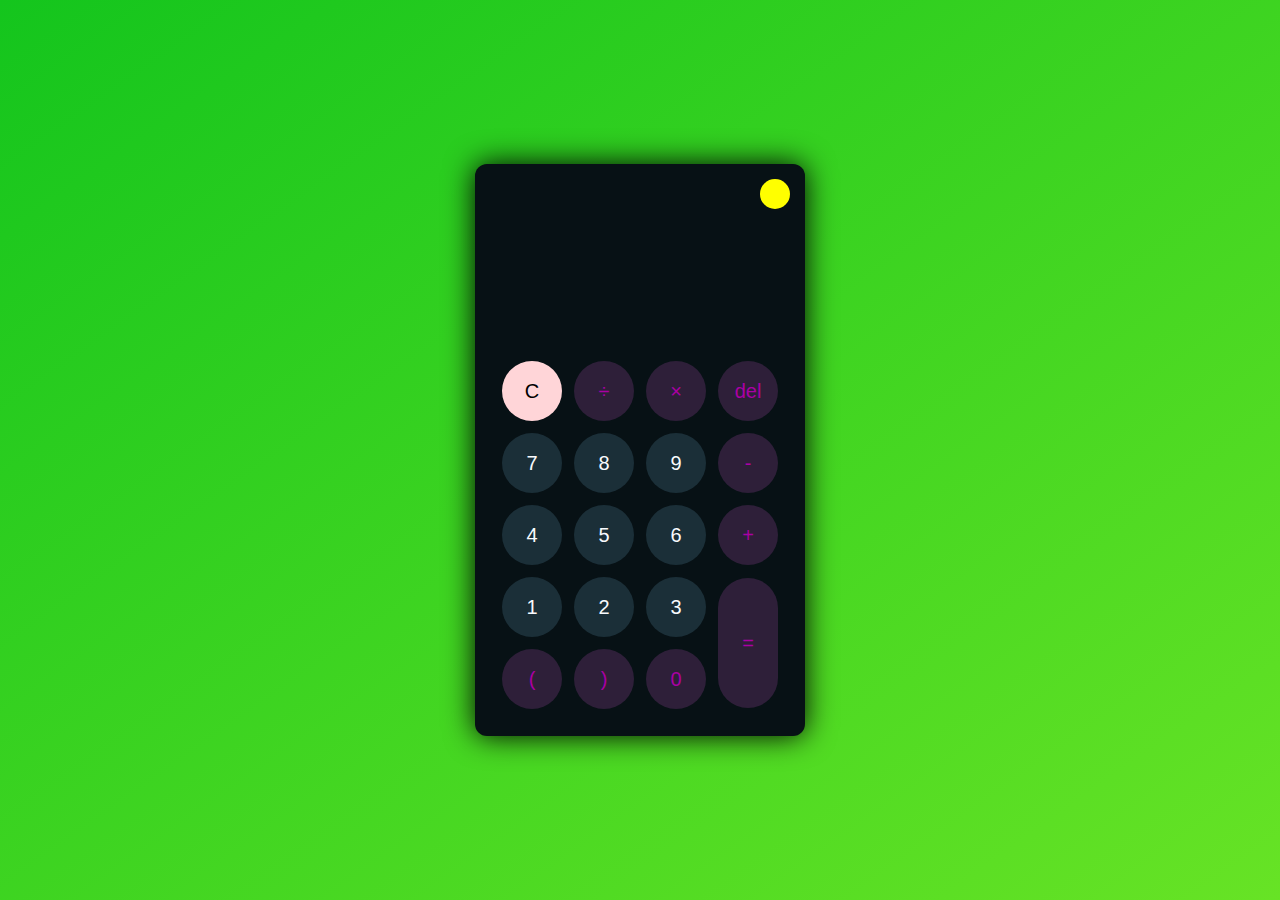
<file: Calculator/index.html>
<!DOCTYPE html>
<html lang="en">
<head>
    <meta charset="UTF-8">
    <meta http-equiv="X-UA-Compatible" content="IE=edge">
    <meta name="viewport" content="width=device-width, initial-scale=1.0">
    <link rel="stylesheet" href="style.css">
    <title>Calculater</title>
</head>
<body>
    <div class="container">
        <div class="calculator dark">
            <div class="theme-toggler active">
                <i class="toggler-icon"></i>
            </div>
            <div class="display-screen">
                <div id="display"></div>
            </div>
            <div class="buttons">
                <table>
                    <tr>
                        <td>
                            <button class="btn-operator" id="clear">C</button>
                        </td>
                        <td>
                            <button class="btn-operator" id="/">&divide;</button>
                        </td>
                        <td>
                            <button class="btn-operator" id="*">&times;</button>
                        </td>
                        <td><button class="btn-operator" id="backspace">del</button></td>
                    </tr>
                    <tr>
                        <td>
                            <button class="btn-number" id="7">7</button>
                        </td>
                        <td>
                            <button class="btn-number" id="8">8</button>
                        </td>
                        <td>
                            <button class="btn-number" id="9">9</button>
                        </td>
                        <td>
                            <button class="btn-operator" id="-">-</button>
                        </td>
                    </tr>
                    <tr>
                        <td>
                            <button class="btn-number" id="4">4</button>
                        </td>
                        <td>
                            <button class="btn-number" id="5">5</button>
                        </td>
                        <td>
                            <button class="btn-number" id="6">6</button>
                        </td>
                        <td>
                            <button class="btn-operator" id="+">+</button>
                        </td>
                    </tr>
                    <tr>
                        <td>
                            <button class="btn-number" id="1">1</button>
                        </td>
                        <td>
                            <button class="btn-number" id="2">2</button>
                        </td>
                        <td>
                            <button class="btn-number" id="3">3</button>
                        </td>
                        <td rowspan="2">
                            <button class="btn-operator" id="equal">=</button>
                        </td>
                    </tr>
                    <tr>
                        <td>
                            <button class="btn-operator" id="(">(</button>   
                        </td>
                        <td>
                            <button class="btn-operator" id=")">)</button>   
                        </td>
                        <td>
                            <button class="btn-operator" id="0">0</button>   
                        </td>
                    </tr>
                </table>
            </div>
        </div>
    </div>
    <script src="script.js"></script>
</body>
</html>
</file>
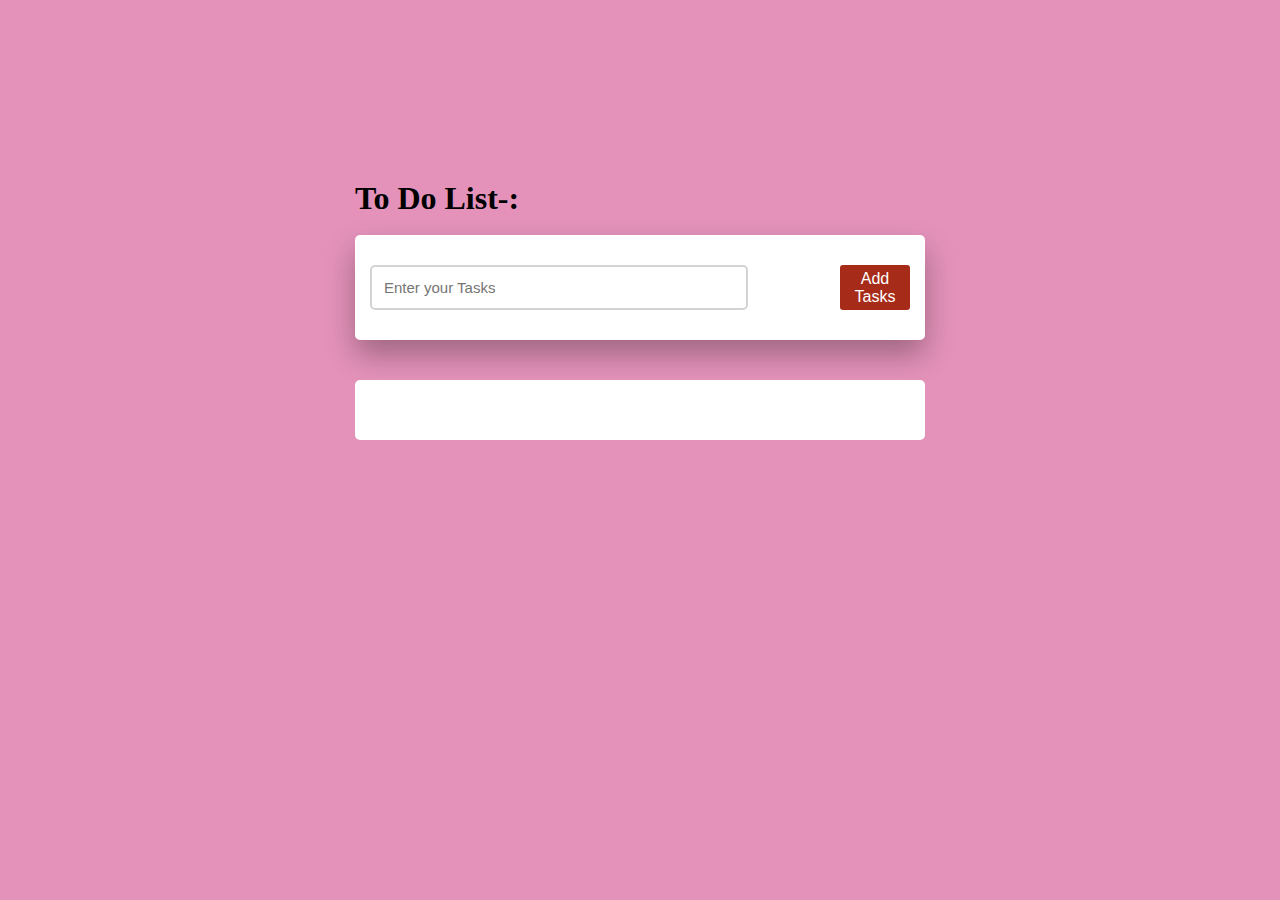
<file: To Do List/index.html>
<!DOCTYPE html>
<html lang="en">
<head>
    <meta charset="UTF-8">
    <meta http-equiv="X-UA-Compatible" content="IE=edge">
    <meta name="viewport" content="width=device-width, initial-scale=1.0">
    <link rel="stylesheet" href="style.css">
    <title>To do List</title>
</head>
<body>
    <div id="text">
        <h1>To Do List-:</h1><br>
    </div>
    <div class="container">
        <div id="newtask">
            <input type="text" placeholder="Enter your Tasks">
            <button id="push">Add Tasks</button>
        </div>
        <div id="tasks"></div>
    </div>

    <script>
        
        document.querySelector('#push').onclick = function()
            {
             if(document.querySelector('#newtask input').value.length == 0){
                alert("please Enter a task")
            }
            else
            {  
            document.querySelector('#tasks').innerHTML += `<div class="task"><span id="taskname">${document.querySelector('#newtask input').value}</span>
            <button class="delete">X</button>
            </div>
            `;

                var current_tasks = document. querySelectorAll('.delete');

        for (var i = 0; i < current_tasks.length; i++) 
        {
         current_tasks[i].onclick = function ()
         { 
             this.parentNode.remove();
         }
        }

        var tasks = document. querySelectorAll('#taskname');

        for (var i = 0; i < tasks.length; i++) 
        {
         tasks[i].onclick = function ()
         { 
             this.classList.toggle('completed');
         }
        } 
        
        document.querySelector('#newtask input').value = "";
            }
            }
</script>

</body>
</html>
</file>
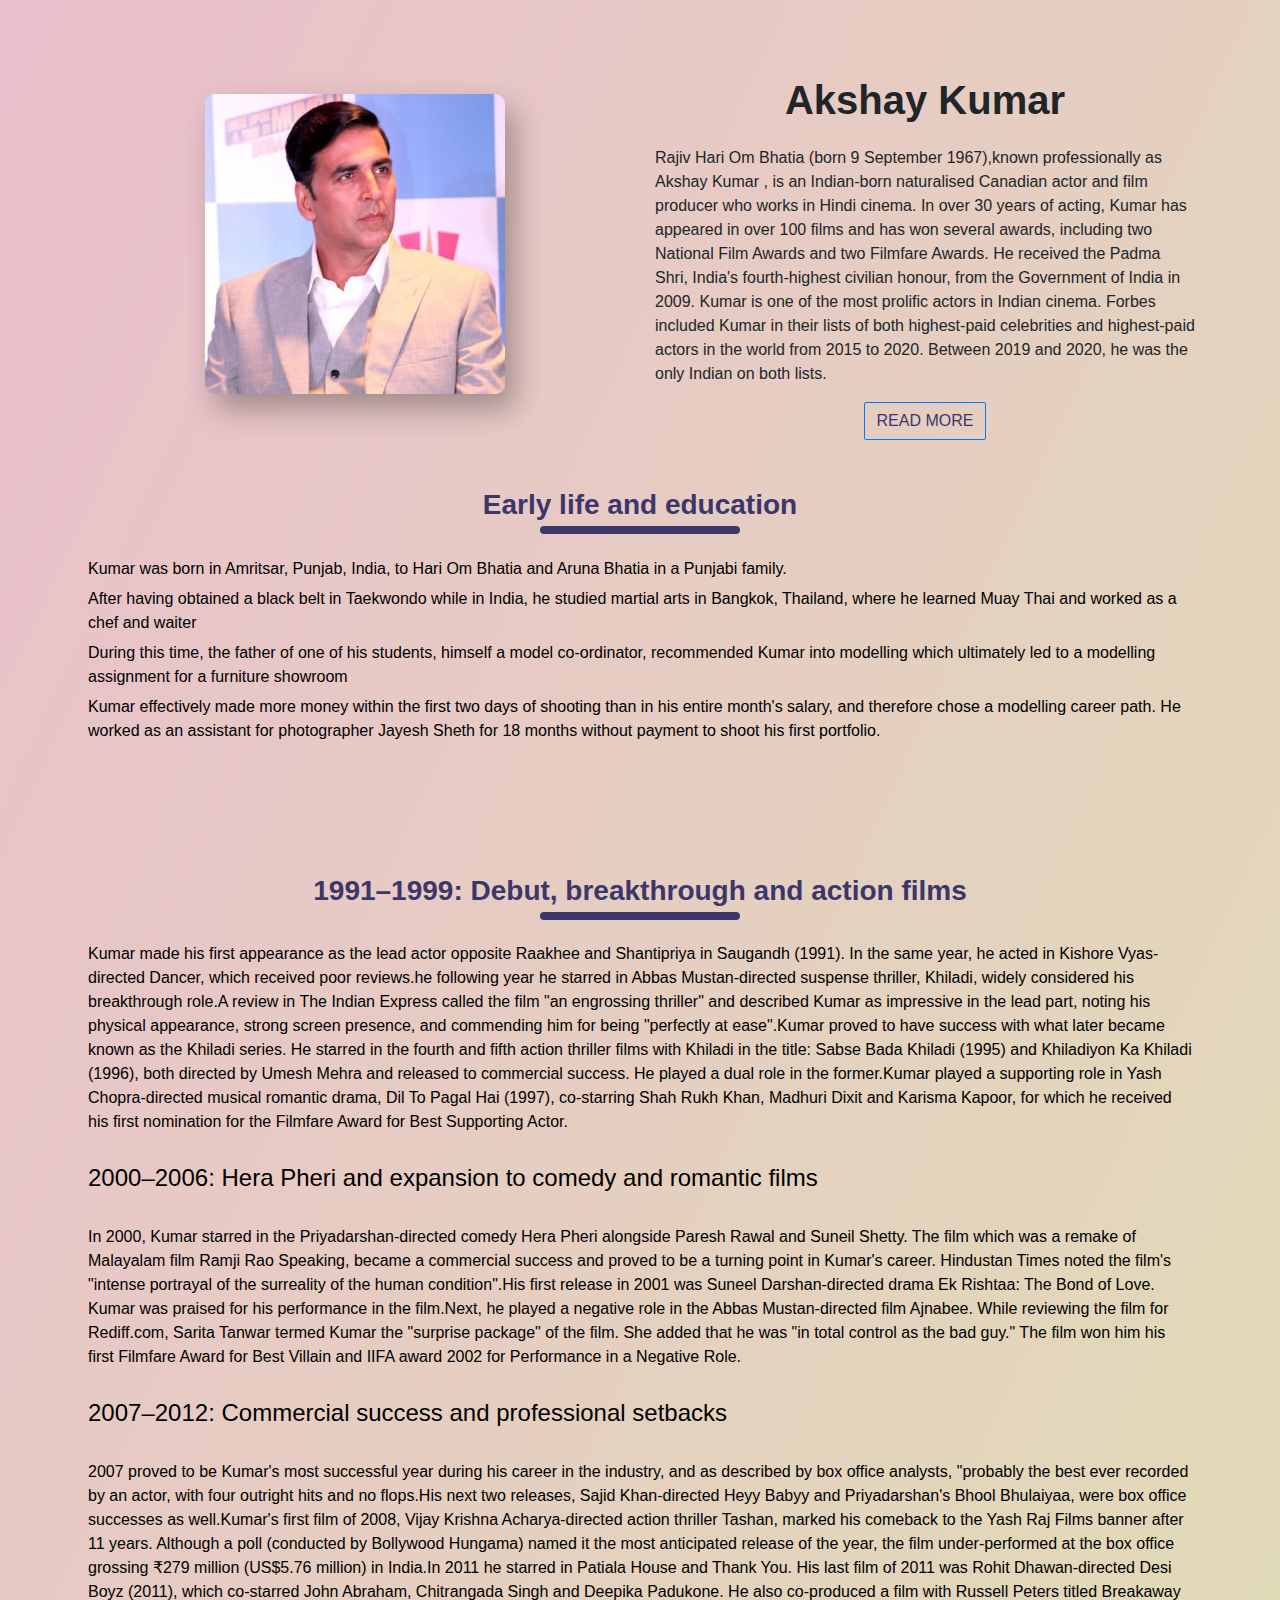
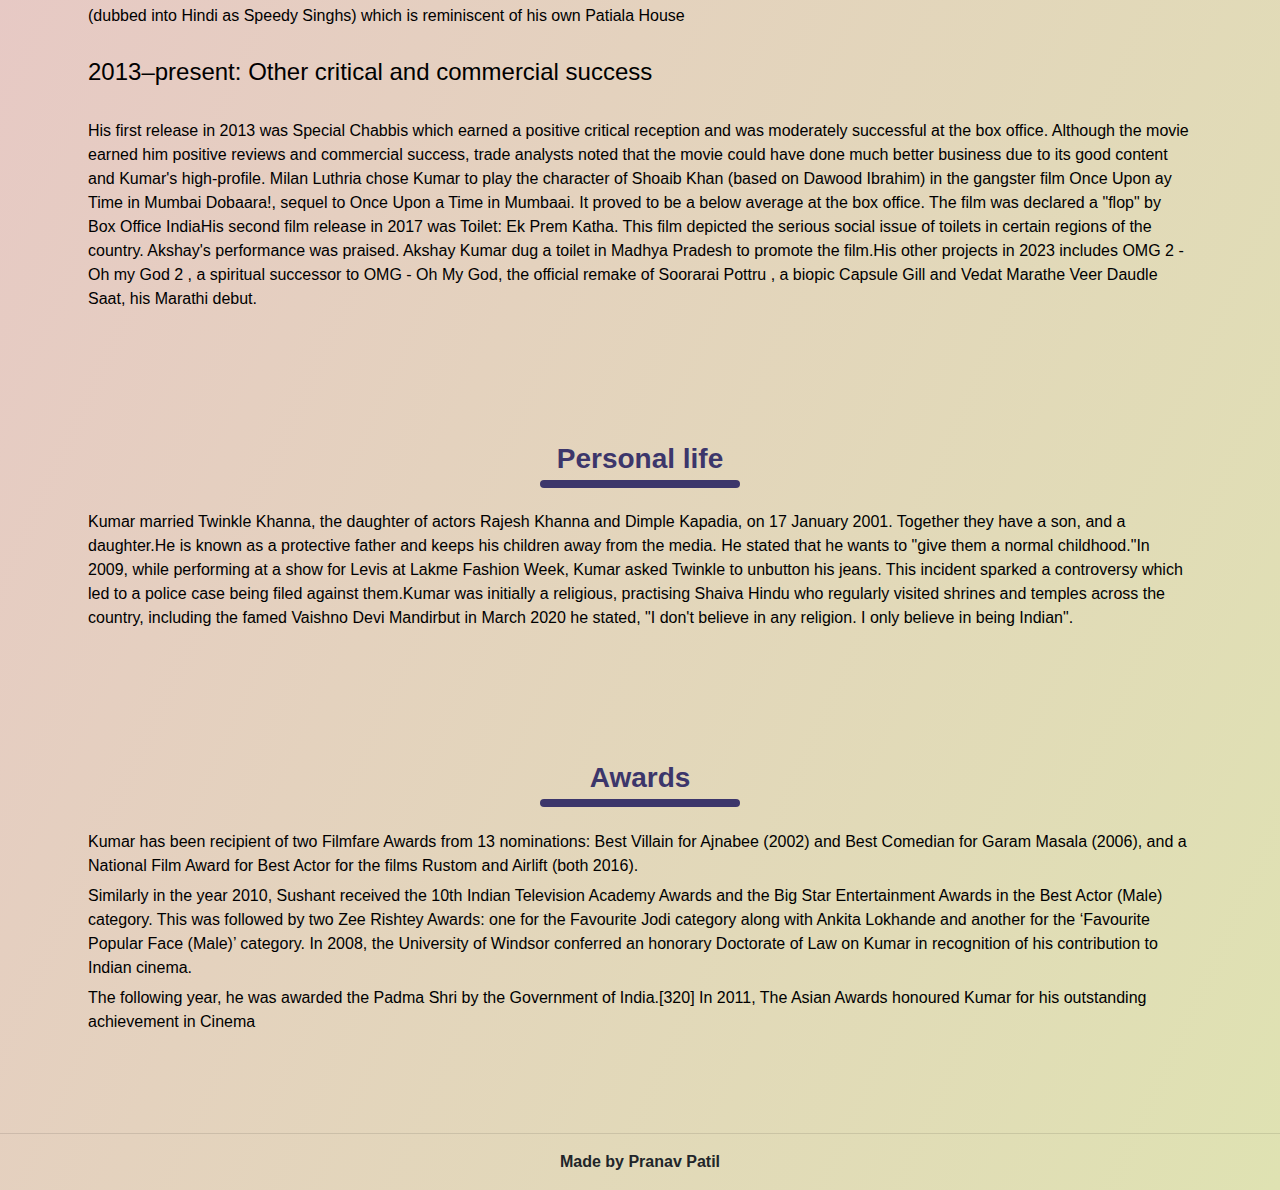
<file: Tribute Page/index.html>
<!DOCTYPE html>
<html lang="en">

<head>
    <meta charset="UTF-8">
    <meta http-equiv="X-UA-Compatible" content="IE=edge">
    <meta name="viewport" content="width=device-width, initial-scale=1.0">
    <title>Tribute page</title>
    <link rel="stylesheet" href="style.css">
    <link rel="stylesheet" href="https://cdn.jsdelivr.net/npm/bootstrap@4.0.0/dist/css/bootstrap.min.css">
</head>

<body>
    <section id="heading">
        <div class="container">
            <div class="row">
                <div class="col-md-6 text-center py-4">
                    <img src="image1.jpg" alt="" width="300px" height="300px">
                </div>
                <div class="col-md-6">
                    <p class=" promo-title text-center">
                        Akshay Kumar
                    </p>
                    <p>
                        Rajiv Hari Om Bhatia (born 9 September 1967),known professionally as Akshay Kumar
                        , is an Indian-born naturalised Canadian actor and film
                        producer who works in Hindi cinema. In over 30 years of acting, Kumar has appeared in over 100
                        films and has won several awards, including two National Film Awards and two Filmfare Awards. He
                        received the Padma Shri, India's fourth-highest civilian honour, from the Government of India in
                        2009. Kumar is one of the most prolific actors in Indian cinema. Forbes included Kumar in
                        their lists of both highest-paid celebrities and highest-paid actors in the world from 2015 to
                        2020. Between 2019 and 2020, he was the only Indian on both lists.
                    </p>
                    <div class="text-center">
                        <a href="https://en.wikipedia.org/wiki/Akshay_Kumar" class="btn btn-primary">READ
                            MORE</a>
                    </div>
                </div>
            </div>
        </div>
    </section>

    <section id="life" id="more">
        <div class="container">
            <h3 class="title text-center font-weight-bold">
                Early life and education
            </h3>
            <ul class="py-4">
                <li>
                    Kumar was born in Amritsar, Punjab, India, to Hari Om Bhatia and Aruna Bhatia in a Punjabi family.
                </li>
                <li>
                    After having obtained a black belt in Taekwondo while in India, he studied martial arts in Bangkok,
                    Thailand, where he learned Muay Thai and worked as a chef and waiter
                </li>
                <li>
                    During this time, the father of one of his students, himself a model co-ordinator, recommended Kumar
                    into modelling which ultimately led to a modelling assignment for a furniture showroom
                </li>
                <li>
                    Kumar effectively made more money within the first two days of shooting than in his entire month's
                    salary, and therefore chose a modelling career path. He worked as an assistant for photographer
                    Jayesh Sheth for 18 months without payment to shoot his first portfolio.
                </li>

            </ul>
        </div>

    </section>
    <section id="life" id="more">
        <div class="container">
            <h3 class="title text-center font-weight-bold">
                1991–1999: Debut, breakthrough and action films
            </h3>
            <ul class="py-4">
                <li>
                    Kumar made his first appearance as the lead actor opposite Raakhee and Shantipriya in Saugandh
                    (1991). In the same year, he acted in Kishore Vyas-directed Dancer, which received poor reviews.he
                    following year he starred in Abbas Mustan-directed suspense thriller, Khiladi, widely considered his
                    breakthrough role.A review in The Indian Express called the film "an engrossing thriller" and
                    described Kumar as impressive in the lead part, noting his physical appearance, strong screen
                    presence, and commending him for being "perfectly at ease".Kumar proved to have success with what
                    later became known as the Khiladi series. He starred in the fourth and fifth action thriller films
                    with Khiladi in the title: Sabse Bada Khiladi (1995) and Khiladiyon Ka Khiladi (1996), both directed
                    by Umesh Mehra and released to commercial success. He played a dual role in the former.Kumar played
                    a supporting role in Yash Chopra-directed musical romantic drama, Dil To Pagal Hai (1997),
                    co-starring Shah Rukh Khan, Madhuri Dixit and Karisma Kapoor, for which he received his first
                    nomination for the Filmfare Award for Best Supporting Actor.
                </li>
                <br>
                <li>
                    <h4>2000–2006: Hera Pheri and expansion to comedy and romantic films</h4><br>
                    In 2000, Kumar starred in the Priyadarshan-directed comedy Hera Pheri alongside Paresh Rawal and
                    Suneil Shetty. The film which was a remake of Malayalam film Ramji Rao Speaking, became a
                    commercial success and proved to be a turning point in Kumar's career. Hindustan Times noted
                    the film's "intense portrayal of the surreality of the human condition".His first release in 2001
                    was Suneel Darshan-directed drama Ek Rishtaa: The Bond of Love. Kumar was praised for his
                    performance in the film.Next, he played a negative role in the Abbas Mustan-directed film
                    Ajnabee. While reviewing the film for Rediff.com, Sarita Tanwar termed Kumar the "surprise
                    package" of the film. She added that he was "in total control as the bad guy." The film won him
                    his first Filmfare Award for Best Villain and IIFA award 2002 for Performance in a Negative Role.
                </li>
                <br>
                <li>
                    <h4>2007–2012: Commercial success and professional setbacks</h4><br>
                    2007 proved to be Kumar's most successful year during his career in the industry, and as described
                    by box office analysts, "probably the best ever recorded by an actor, with four outright hits and no
                    flops.His next two releases, Sajid Khan-directed Heyy Babyy and Priyadarshan's Bhool Bhulaiyaa, were
                    box office successes as well.Kumar's first film of 2008, Vijay Krishna Acharya-directed action
                    thriller Tashan, marked his comeback to the Yash Raj Films banner after 11 years. Although a poll
                    (conducted by Bollywood Hungama) named it the most anticipated release of the year, the film
                    under-performed at the box office grossing ₹279 million (US$5.76 million) in India.In 2011 he
                    starred in Patiala House and Thank You. His last film of 2011 was Rohit Dhawan-directed Desi Boyz
                    (2011), which co-starred John Abraham, Chitrangada Singh and Deepika Padukone. He also co-produced a
                    film with Russell Peters titled Breakaway (dubbed into Hindi as Speedy Singhs) which is reminiscent
                    of his own Patiala House
                </li>
                <br>
                <li>
                    <h4>2013–present: Other critical and commercial success</h4><br>
                    His first release in 2013 was Special Chabbis which earned a positive critical reception and was
                    moderately successful at the box office. Although the movie earned him positive reviews and
                    commercial success, trade analysts noted that the movie could have done much better business due to
                    its good content and Kumar's high-profile. Milan Luthria chose Kumar to play the character of Shoaib
                    Khan (based on Dawood Ibrahim) in the gangster film Once Upon ay Time in Mumbai Dobaara!, sequel to
                    Once Upon a Time in Mumbaai. It proved to be a below average at the box office. The film was
                    declared a "flop" by Box Office IndiaHis second film release in 2017 was Toilet: Ek Prem Katha. This
                    film depicted the serious social issue of toilets in certain regions of the country. Akshay's
                    performance was praised. Akshay Kumar dug a toilet in Madhya Pradesh to promote the film.His other
                    projects in 2023 includes OMG 2 - Oh my God 2 , a spiritual successor to OMG - Oh My God, the
                    official remake of Soorarai Pottru , a biopic Capsule Gill and Vedat Marathe Veer Daudle Saat, his
                    Marathi debut.
                </li>

            </ul>
        </div>

    </section>
    <section id="life" id="more">
        <div class="container">
            <h3 class="title text-center font-weight-bold">
                Personal life
            </h3>
            <ul class="py-4">
                <li>
                    Kumar married Twinkle Khanna, the daughter of actors Rajesh Khanna and Dimple Kapadia, on 17 January
                    2001. Together they have a son, and a daughter.He is known as a protective father and keeps his
                    children away from the media. He stated that he wants to "give them a normal childhood."In 2009,
                    while performing at a show for Levis at Lakme Fashion Week, Kumar asked Twinkle to unbutton his
                    jeans. This incident sparked a controversy which led to a police case being filed against them.Kumar
                    was initially a religious, practising Shaiva Hindu who regularly visited shrines and temples across
                    the country, including the famed Vaishno Devi Mandirbut in March 2020 he stated, "I don't believe in
                    any religion. I only believe in being Indian".
                </li>

            </ul>
        </div>

    </section>
    <section id="life" id="more">
        <div class="container">
            <h3 class="title text-center font-weight-bold">
                Awards
            </h3>
            <ul class="py-4">
                <li>
                    Kumar has been recipient of two Filmfare Awards from 13 nominations: Best Villain for Ajnabee (2002)
                    and Best Comedian for Garam Masala (2006), and a National Film Award for Best Actor for the films
                    Rustom and Airlift (both 2016).
                </li>
                <li>
                    Similarly in the year 2010, Sushant received the 10th Indian Television Academy Awards and the Big
                    Star Entertainment Awards in the Best Actor (Male) category. This was followed by two Zee Rishtey
                    Awards: one for the Favourite Jodi category along with Ankita Lokhande and another for the
                    ‘Favourite Popular Face (Male)’ category. In 2008, the University of Windsor conferred an honorary
                    Doctorate of Law on Kumar in recognition of his contribution to Indian cinema.
                </li>
                <li>
                    The following year, he was awarded the Padma Shri by the Government of India.[320] In 2011, The
                    Asian Awards honoured Kumar for his outstanding achievement in Cinema
                </li>
            </ul>
        </div>

    </section>

    <hr>
    <footer>
        <p class="text-center font-weight-bold">Made by Pranav Patil</p>
    </footer>
</body>

</html>
</file>
<file: Calculator/style.css>
*{
    padding: 0;
    margin: 0;
    box-sizing: border-box;
    outline: 0;
    transition: all 0.5s ease;
}

body{
    font-family: sans-serif;
}

a {
    text-decoration: none;
    color: #fff;
}

body{
    background-image: linear-gradient( to bottom right, rgb(20, 197, 29),rgb(103, 227, 37));
}

 /* background-image: linear-gradient( to right, #efd73d 0%, #de4f3f 80%, #efd635 100% );
} */

.container{
    height: 100vh;
    width: 100vw;
    display: grid;
    place-items: center;
}

.calculator{
    position: relative;
    height: auto;
    width: auto;
    padding: 20px;
    border-radius: 12px;
    box-shadow: 0 0 30px #000;

}

.theme-toggler{
    position: absolute;
    top: 30px;
    right: 30px;
    color:#fff;
    cursor:pointer;
    z-index: 1;
}

.theme-toggler.active {
    color:#333;
}

.theme-toggler.active::before{
    background-color: #FFFF00;
}

.theme-toggler::before {
    content:"";
    height:30px;
    width: 30px;
    position:absolute;
    top:50%;
    transform: translate(-50%, -50%);
    border-radius: 50%;
    background-color: #333;
    z-index: -1;

}

#display{
    margin: 0 10px;
    height: 150px;
    width: auto;
    max-width: 270px;
    display:flex;
    align-items: flex-end;
    justify-content: flex-start;
    font-size: 30px;
    margin-bottom: 20px;
    overflow: scroll;
}

#display::-webkit-scrollbar{
    display: block;
    height:3px;
}

button {
    height: 60px;
    width: 60px;
    border: 0;
    border-radius: 30px;
    margin: 5px;
    font-size: 20px;
    cursor: pointer;
    transition: all 200ms ease;
}

button:hover {
    transform: scale(1.1);
}

button#equal {
    height:130px;
}

.calculator{
    background-color: #7360d3;
}

.calculator #display {
    color: #0a1e23;
}

.calculator button#clear {
    background-color: #ffd5d8;
    color: #000000;
}

.calculator button.btn-number{
    background-color: #c3eaff;
    color:#000
}

.calculator button.btn-operator{
    background-color: #ffd0fd;
    color: #f967f3;
}

.calculator button.btn-equal{
    background-color: #adf9e7;
    color: #000;
}

.calculator.dark{
    background-color: #071115;
}

.calculator.dark #display {
    color: #f8fafd;
}

.calculator.dark button #clear{
    background-color: #2d191e;;
    color: #bd3740;
}

.calculator.dark button.btn-number{
    background-color: #1b2f38;
    color:#f8fafd;
}

.calculator button.btn-operator{
    background-color: #2e1f39;
    color: #aa00a4;
}

.calculator button.button.btn-equal{
    background-color: #223323;
    color: #ffffff;
}
</file>
<file: To Do List/style.css>
*{
    padding:0;
    margin: 0;
    box-sizing: border-box;
}

body{
    background-color: rgb(228, 146, 186);
    height: 35%;
    width: 570px;
    position: absolute;
    margin:auto;
    top: 150px;
    left: 0;
    right: 0;
    padding: 30px 0;
    border-bottom: 8px;
    
}

#newtask{
    position: relative;
    padding: 30px 15px;
    background:#fff;
    border-radius: 5px;
    box-shadow: 0 15px 30px rgba(0, 0, 0, 0.3);
}

#newtask input{
    border-radius: 5px;
    width: 70%;
    height: 45px;
    font-size: 15px;
    border:2px solid #d1d3d4;
    padding: 12px;
    color: #111111;
    font-weight: 500;
    position: relative;
}

#newtask input:focus{
    outline: none;
    border-color: #a62c19;
}

#newtask button{
    position: relative;
    float: right;
    width: 70px;
    height: 45px;
    border-radius: 3px;
    font-weight: 500;
    font-size: 16px;
    background: #a62c19;
    color: #fff;
    border: none;
    outline: none;
    cursor: pointer;

}

#tasks{
    width:100%;
    position: relative;
    margin-top: 40px;
    background-color: #fff;
    padding: 30px 20px;
    border-radius: 5px;
}

.task{
    background: #fff;
    height: 50px;
    padding: 5px 10px;
    border-radius: 0px;
    margin-top: 10px;
    display: flex;
    align-items: center;
    justify-content: space-between;
    cursor: pointer;
    border-radius: 2px solid #d1d3d4;
}

.task span{
    font-size: 20spx;
    font-weight: 400;
    cursor: pointer;
}

.task button{
    border: none;
    background:#7f5116 ;
    height: 100%;
    width: 45px;
    color: #fff;
    border-radius: 5px;
    cursor: pointer;
}

.completed{
    text-decoration:line-through ;
    opacity: 0.7;
}
.text{
    height: 8px;
    width: 200px;
    margin-left: auto;
    margin-right: auto;
    display: block;
    border-radius: 50px;
    transform: translateY(46px);
    
}
</file>
<file: Tribute Page/style.css>
@import url('https://fonts.googleapis.com/css2?family=Poppins&display=swap');

*{
    margin: 0;
    padding:0;
}

body{
    font-family:Arial, Helvetica, sans-serif;
    background-image: linear-gradient( to bottom right, rgb(234, 191, 204),rgb(223, 226, 178));
}


.promo-title{
    font-size: 40px;
    font-weight: 600;
    margin-top: 70px;
}

.btn-primary{
    box-shadow: none !important;
    padding:8px 25px;
    border-radius: 2px !important;
    border: 2px solid #3c366b !;
    color: #3c366b !important;
    background: none !important;
}
.btn-primary:hover{
    background: #3c366b !important;
    color:#fff !important;
    border: 2px solid #fff !important;
}

#life{
    padding: 40px 0;
    color: #3c366b;
}
.title::before{
    content: '';
    background:#3c366b;
    height: 8px;
    width: 200px;
    margin-left: auto;
    margin-right: auto;
    display: block;
    border-radius: 50px;
    transform: translateY(46px);
}
ul{
    list-style-type: none;
    font-weight: 500;
   
}

ul li{
    padding: 3px;
    font-weight: 500;
    color: black;
}
img{
    margin-top: 70px;
    border-radius: 10px;
    box-shadow: 10px 15px 30px rgba(0, 0, 0, 0.3);
}
</file>
